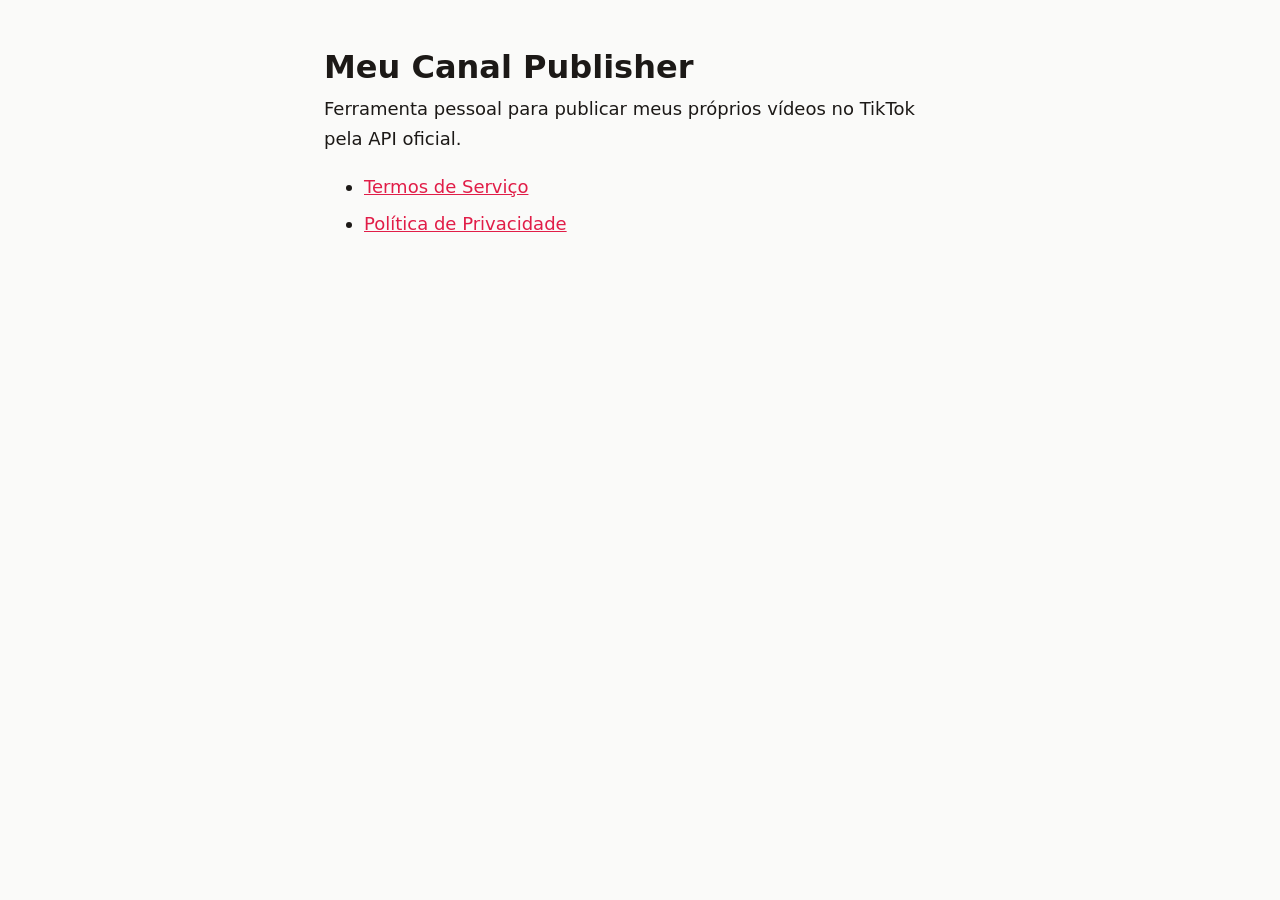
<file: index.html>
<!doctype html>
<html lang="pt-BR">
<head>
<meta charset="utf-8">
<meta name="viewport" content="width=device-width,initial-scale=1">
<title>Meu Canal Publisher</title>
<link rel="stylesheet" href="estilo.css">
</head>
<body>
<main>
<h1>Meu Canal Publisher</h1>
<p>Ferramenta pessoal para publicar meus próprios vídeos no TikTok pela API oficial.</p>
<ul>
<li><a href="termos.html">Termos de Serviço</a></li>
<li><a href="privacidade.html">Política de Privacidade</a></li>
</ul>
</main>
</body>
</html>
</file>
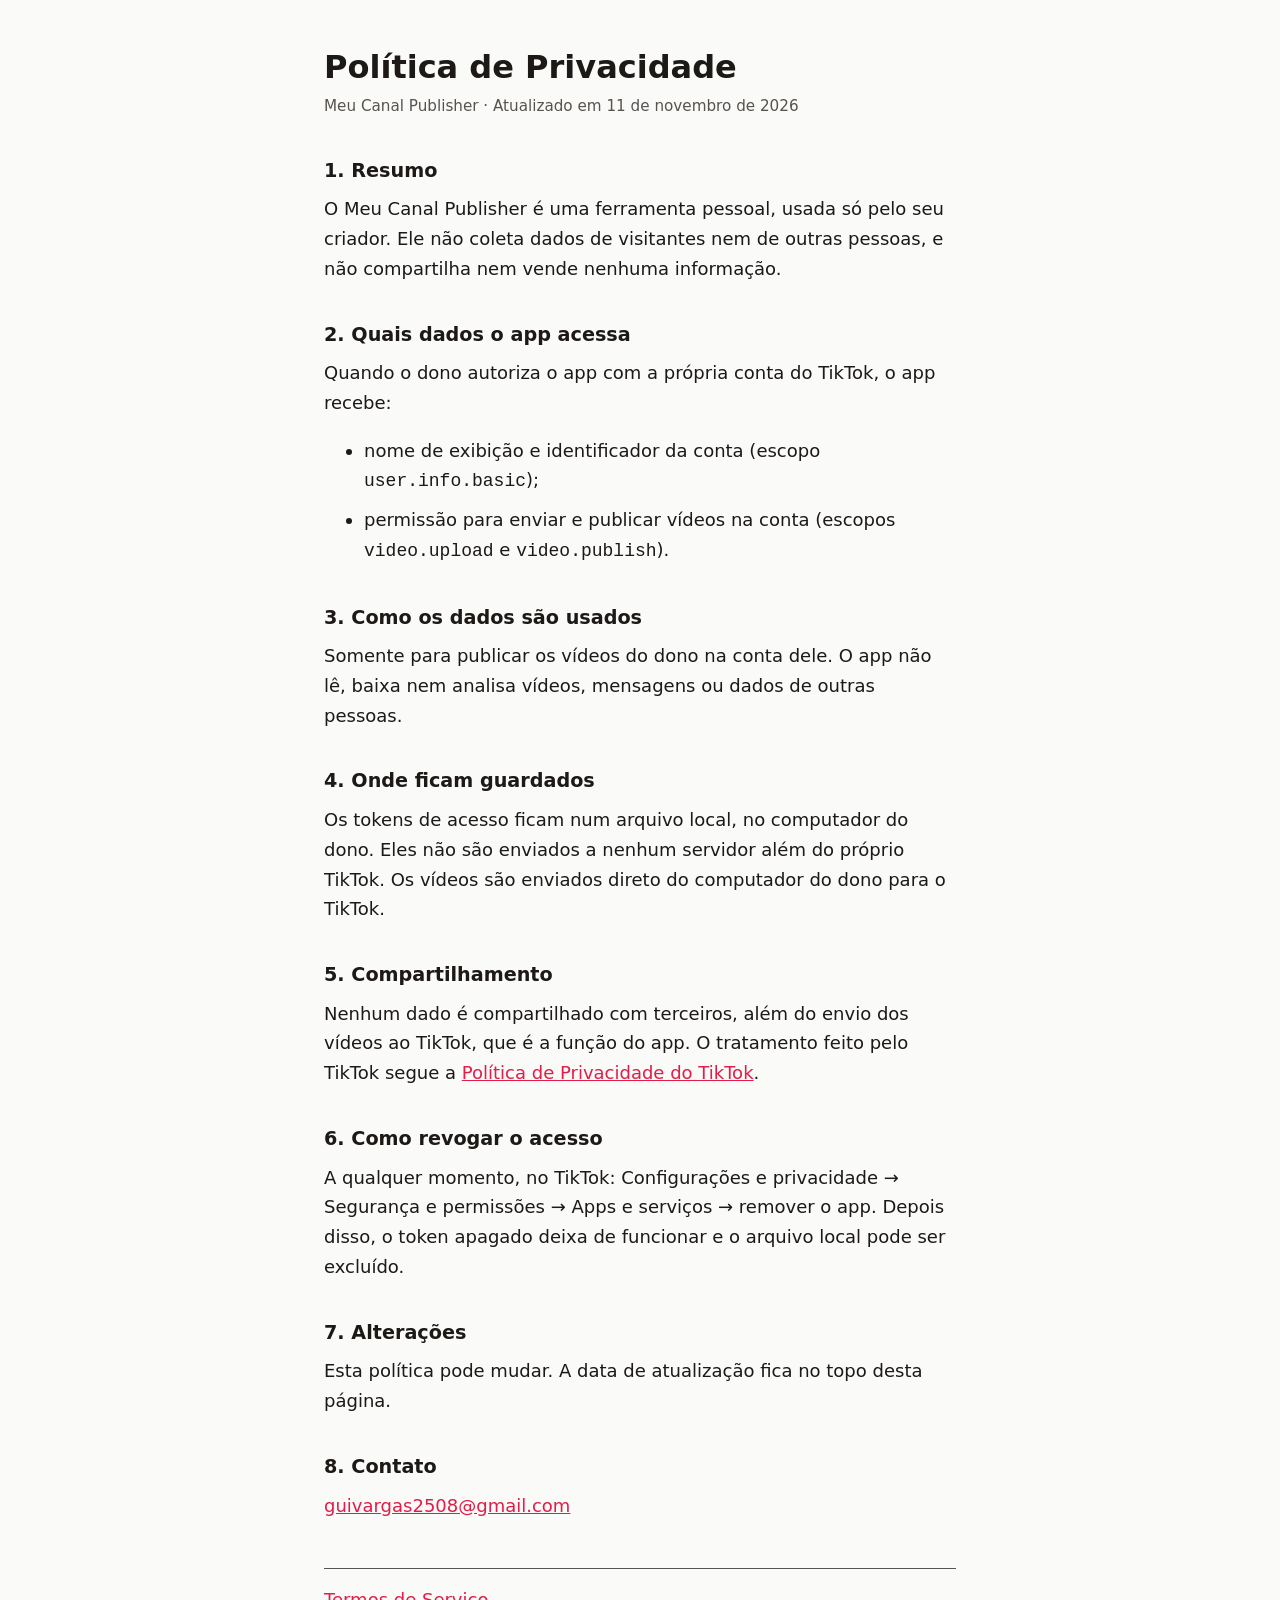
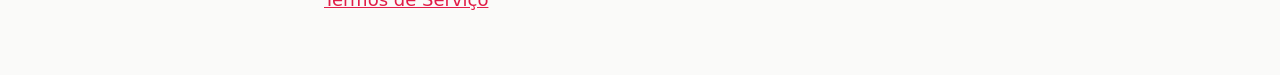
<file: privacidade.html>
<!doctype html>
<html lang="pt-BR">
<head>
<meta charset="utf-8">
<meta name="viewport" content="width=device-width,initial-scale=1">
<title>Política de Privacidade — Meu Canal Publisher</title>
<link rel="stylesheet" href="estilo.css">
</head>
<body>
<main>
<h1>Política de Privacidade</h1>
<p class="data">Meu Canal Publisher · Atualizado em 11 de novembro de 2026</p>

<h2>1. Resumo</h2>
<p>O Meu Canal Publisher é uma ferramenta pessoal, usada só pelo seu criador. Ele não coleta dados de visitantes nem de outras pessoas, e não compartilha nem vende nenhuma informação.</p>

<h2>2. Quais dados o app acessa</h2>
<p>Quando o dono autoriza o app com a própria conta do TikTok, o app recebe:</p>
<ul>
<li>nome de exibição e identificador da conta (escopo <code>user.info.basic</code>);</li>
<li>permissão para enviar e publicar vídeos na conta (escopos <code>video.upload</code> e <code>video.publish</code>).</li>
</ul>

<h2>3. Como os dados são usados</h2>
<p>Somente para publicar os vídeos do dono na conta dele. O app não lê, baixa nem analisa vídeos, mensagens ou dados de outras pessoas.</p>

<h2>4. Onde ficam guardados</h2>
<p>Os tokens de acesso ficam num arquivo local, no computador do dono. Eles não são enviados a nenhum servidor além do próprio TikTok. Os vídeos são enviados direto do computador do dono para o TikTok.</p>

<h2>5. Compartilhamento</h2>
<p>Nenhum dado é compartilhado com terceiros, além do envio dos vídeos ao TikTok, que é a função do app. O tratamento feito pelo TikTok segue a <a href="https://www.tiktok.com/legal/page/global/privacy-policy/pt">Política de Privacidade do TikTok</a>.</p>

<h2>6. Como revogar o acesso</h2>
<p>A qualquer momento, no TikTok: Configurações e privacidade → Segurança e permissões → Apps e serviços → remover o app. Depois disso, o token apagado deixa de funcionar e o arquivo local pode ser excluído.</p>

<h2>7. Alterações</h2>
<p>Esta política pode mudar. A data de atualização fica no topo desta página.</p>

<h2>8. Contato</h2>
<p><a href="mailto:guivargas2508@gmail.com">guivargas2508@gmail.com</a></p>

<nav><a href="termos.html">Termos de Serviço</a></nav>
</main>
</body>
</html>
</file>
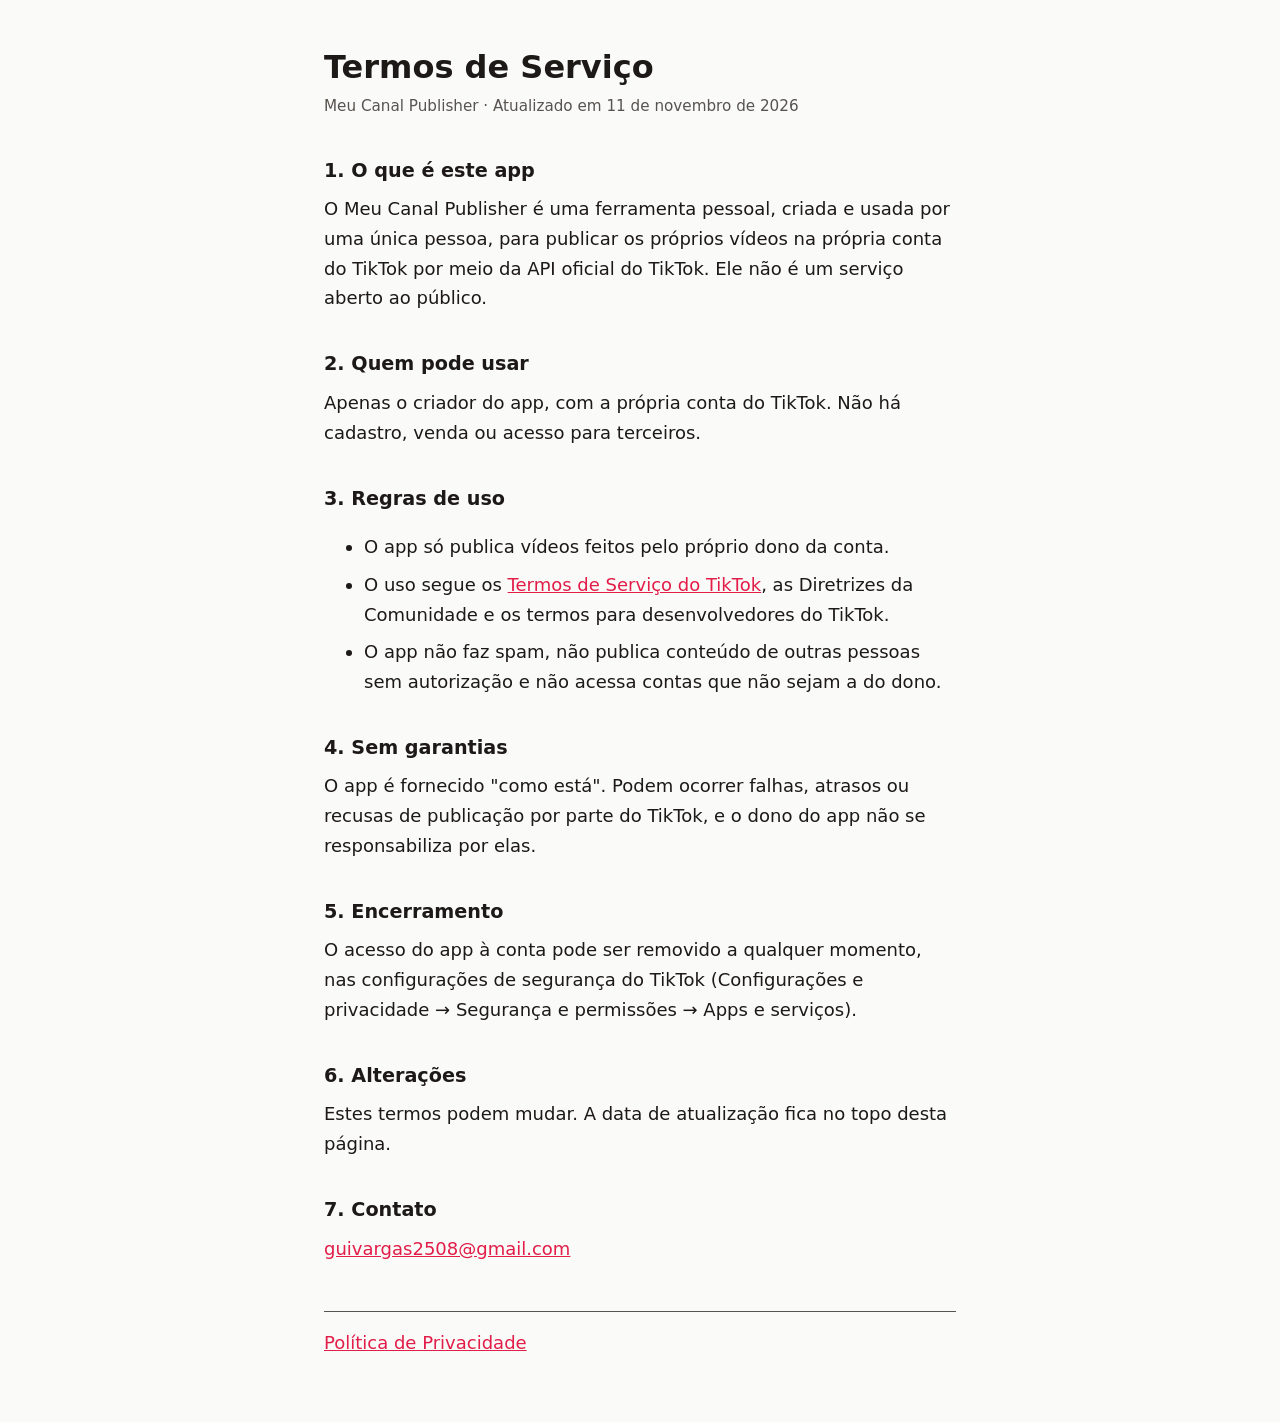
<file: termos.html>
<!doctype html>
<html lang="pt-BR">
<head>
<meta charset="utf-8">
<meta name="viewport" content="width=device-width,initial-scale=1">
<title>Termos de Serviço — Meu Canal Publisher</title>
<link rel="stylesheet" href="estilo.css">
</head>
<body>
<main>
<h1>Termos de Serviço</h1>
<p class="data">Meu Canal Publisher · Atualizado em 11 de novembro de 2026</p>

<h2>1. O que é este app</h2>
<p>O Meu Canal Publisher é uma ferramenta pessoal, criada e usada por uma única pessoa, para publicar os próprios vídeos na própria conta do TikTok por meio da API oficial do TikTok. Ele não é um serviço aberto ao público.</p>

<h2>2. Quem pode usar</h2>
<p>Apenas o criador do app, com a própria conta do TikTok. Não há cadastro, venda ou acesso para terceiros.</p>

<h2>3. Regras de uso</h2>
<ul>
<li>O app só publica vídeos feitos pelo próprio dono da conta.</li>
<li>O uso segue os <a href="https://www.tiktok.com/legal/page/global/terms-of-service/pt">Termos de Serviço do TikTok</a>, as Diretrizes da Comunidade e os termos para desenvolvedores do TikTok.</li>
<li>O app não faz spam, não publica conteúdo de outras pessoas sem autorização e não acessa contas que não sejam a do dono.</li>
</ul>

<h2>4. Sem garantias</h2>
<p>O app é fornecido "como está". Podem ocorrer falhas, atrasos ou recusas de publicação por parte do TikTok, e o dono do app não se responsabiliza por elas.</p>

<h2>5. Encerramento</h2>
<p>O acesso do app à conta pode ser removido a qualquer momento, nas configurações de segurança do TikTok (Configurações e privacidade → Segurança e permissões → Apps e serviços).</p>

<h2>6. Alterações</h2>
<p>Estes termos podem mudar. A data de atualização fica no topo desta página.</p>

<h2>7. Contato</h2>
<p><a href="mailto:guivargas2508@gmail.com">guivargas2508@gmail.com</a></p>

<nav><a href="privacidade.html">Política de Privacidade</a></nav>
</main>
</body>
</html>
</file>
<file: estilo.css>
:root{--bg:#fafaf9;--fg:#1c1917;--mut:#57534e;--ac:#e11d48}
@media(prefers-color-scheme:dark){:root{--bg:#141210;--fg:#f5f5f4;--mut:#a8a29e;--ac:#fb7185}}
*{box-sizing:border-box}
body{margin:0;background:var(--bg);color:var(--fg);font:18px/1.65 system-ui,-apple-system,"Segoe UI",sans-serif}
main{max-width:42rem;margin:0 auto;padding:3rem 1.25rem 4rem}
h1{font-size:2rem;line-height:1.2;margin:0 0 .25rem}
h2{font-size:1.2rem;margin:2.2rem 0 .4rem}
p,li{margin:.5rem 0}
.data{color:var(--mut);font-size:.95rem}
a{color:var(--ac)}
nav{margin-top:3rem;padding-top:1rem;border-top:1px solid var(--mut)}
</file>
